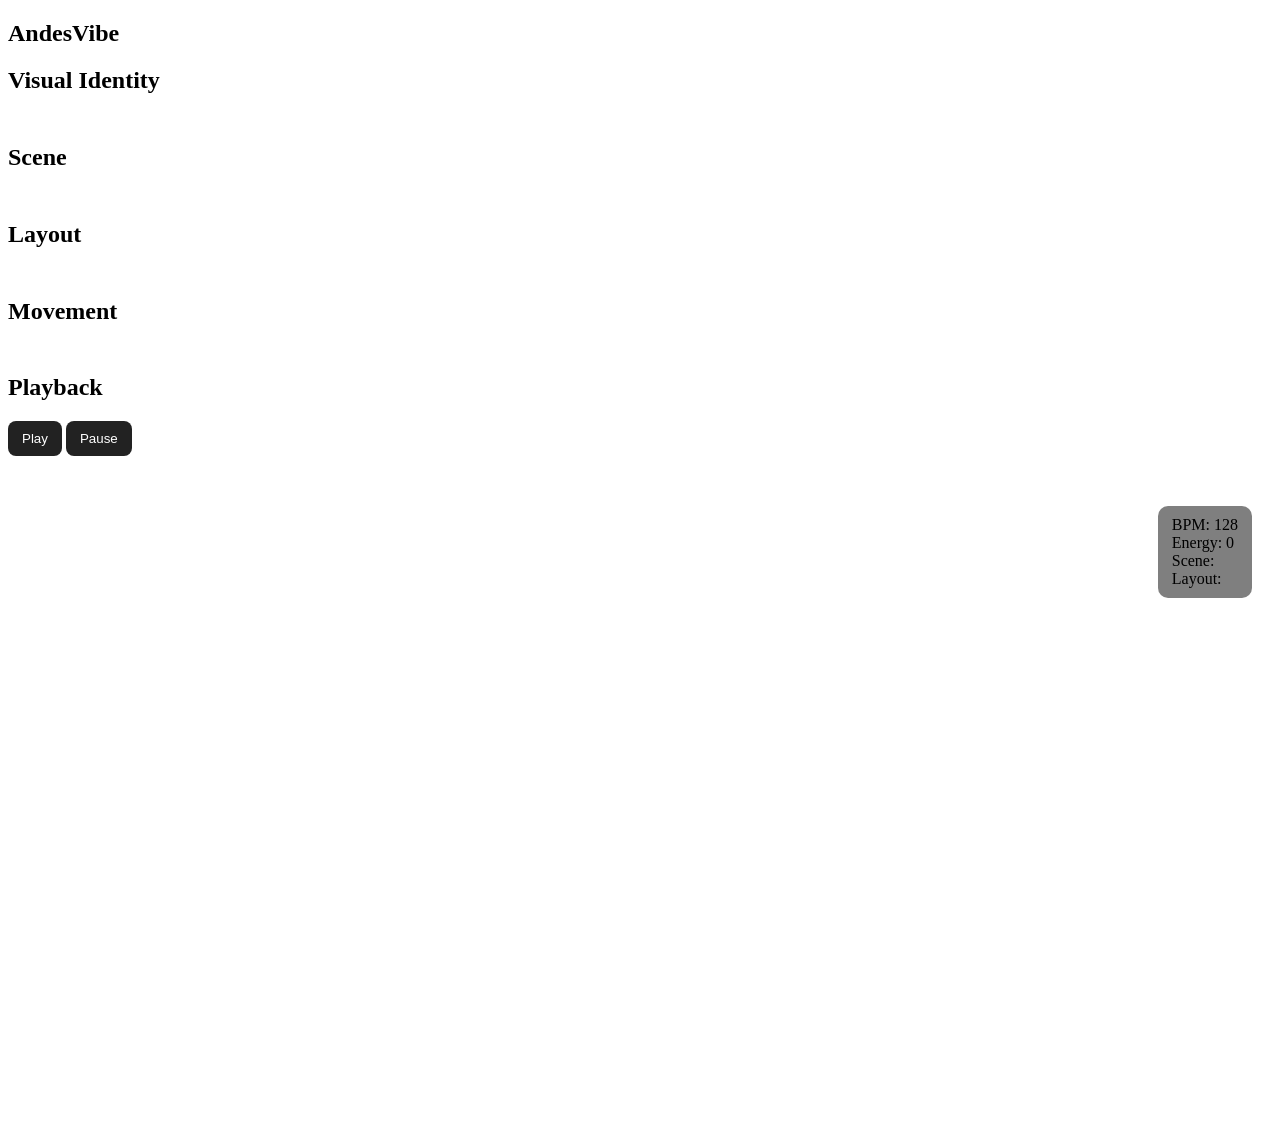
<file: examples/piloto/index.html>
<!DOCTYPE html>
<meta charset="UTF-8" />
<meta name="viewport" content="width=device-width, initial-scale=1.0" />
<title>AndesVibe Visual Composer</title>
<link rel="stylesheet" href="styles.css" />
</head>

<body>

    <div class="app">

        <aside class="sidebar">

            <h1>AndesVibe</h1>

            <section>
                <h2>Visual Identity</h2>
                <div id="identity-list" class="card-grid"></div>
            </section>

            <section>
                <h2>Scene</h2>
                <div id="scene-list" class="card-grid"></div>
            </section>

            <section>
                <h2>Layout</h2>
                <div id="layout-list" class="card-grid"></div>
            </section>

            <section>
                <h2>Movement</h2>
                <div id="movement-list" class="card-grid"></div>
            </section>

            <section>
                <h2>Playback</h2>
                <button id="play-btn">Play</button>
                <button id="pause-btn">Pause</button>
            </section>

        </aside>

        <main class="viewport">

            <canvas id="canvas"></canvas>

            <div class="hud">
                <div>BPM: <span id="bpm">128</span></div>
                <div>Energy: <span id="energy">0</span></div>
                <div>Scene: <span id="scene-name"></span></div>
                <div>Layout: <span id="layout-name"></span></div>
            </div>

        </main>

    </div>

    <script src="app.js"></script>
</body>

</html>
</file>
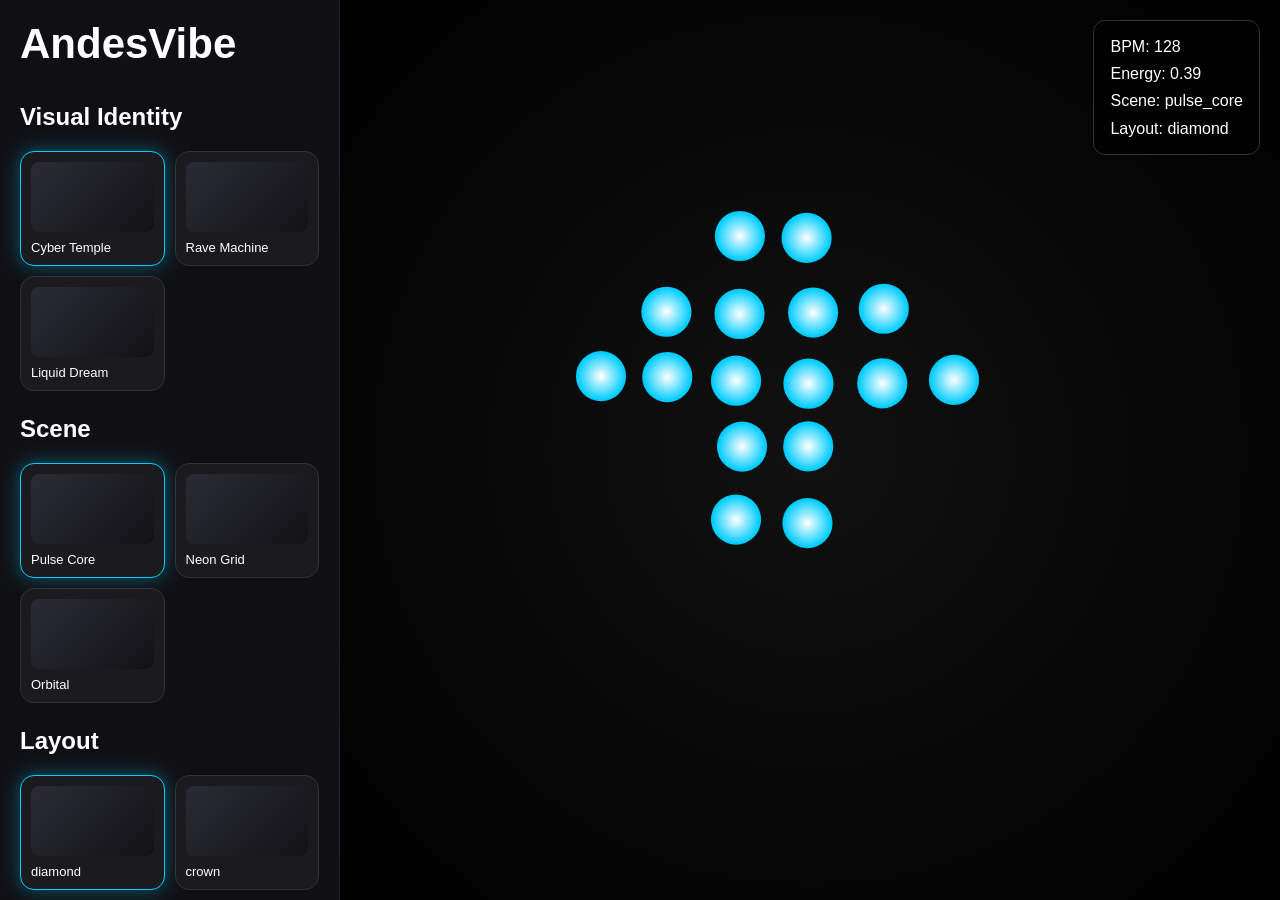
<file: examples/examples/piloto/index.html>
<!DOCTYPE html>
<html lang="en">
<head>
<meta charset="UTF-8">
<meta name="viewport" content="width=device-width, initial-scale=1.0">
<title>AndesVibe Visual Composer</title>
<link rel="stylesheet" href="styles.css">
</head>
<body>

<div class="app">

<aside class="sidebar">
<h1>AndesVibe</h1>

<section>
<h2>Visual Identity</h2>
<div id="identity-list" class="card-grid"></div>
</section>

<section>
<h2>Scene</h2>
<div id="scene-list" class="card-grid"></div>
</section>

<section>
<h2>Layout</h2>
<div id="layout-list" class="card-grid"></div>
</section>

<section>
<h2>Movement</h2>
<div id="movement-list" class="card-grid"></div>
</section>

<section>
<h2>Playback</h2>
<div class="button-row">
<button id="play-btn">Play</button>
<button id="pause-btn">Pause</button>
</div>
</section>
</aside>

<main class="viewport">
<canvas id="canvas"></canvas>

<div class="hud">
<div>BPM: <span id="bpm">128</span></div>
<div>Energy: <span id="energy">0</span></div>
<div>Scene: <span id="scene-name">pulse_core</span></div>
<div>Layout: <span id="layout-name">diamond</span></div>
</div>
</main>

</div>

<script src="app.js"></script>
</body>
</html>
</file>
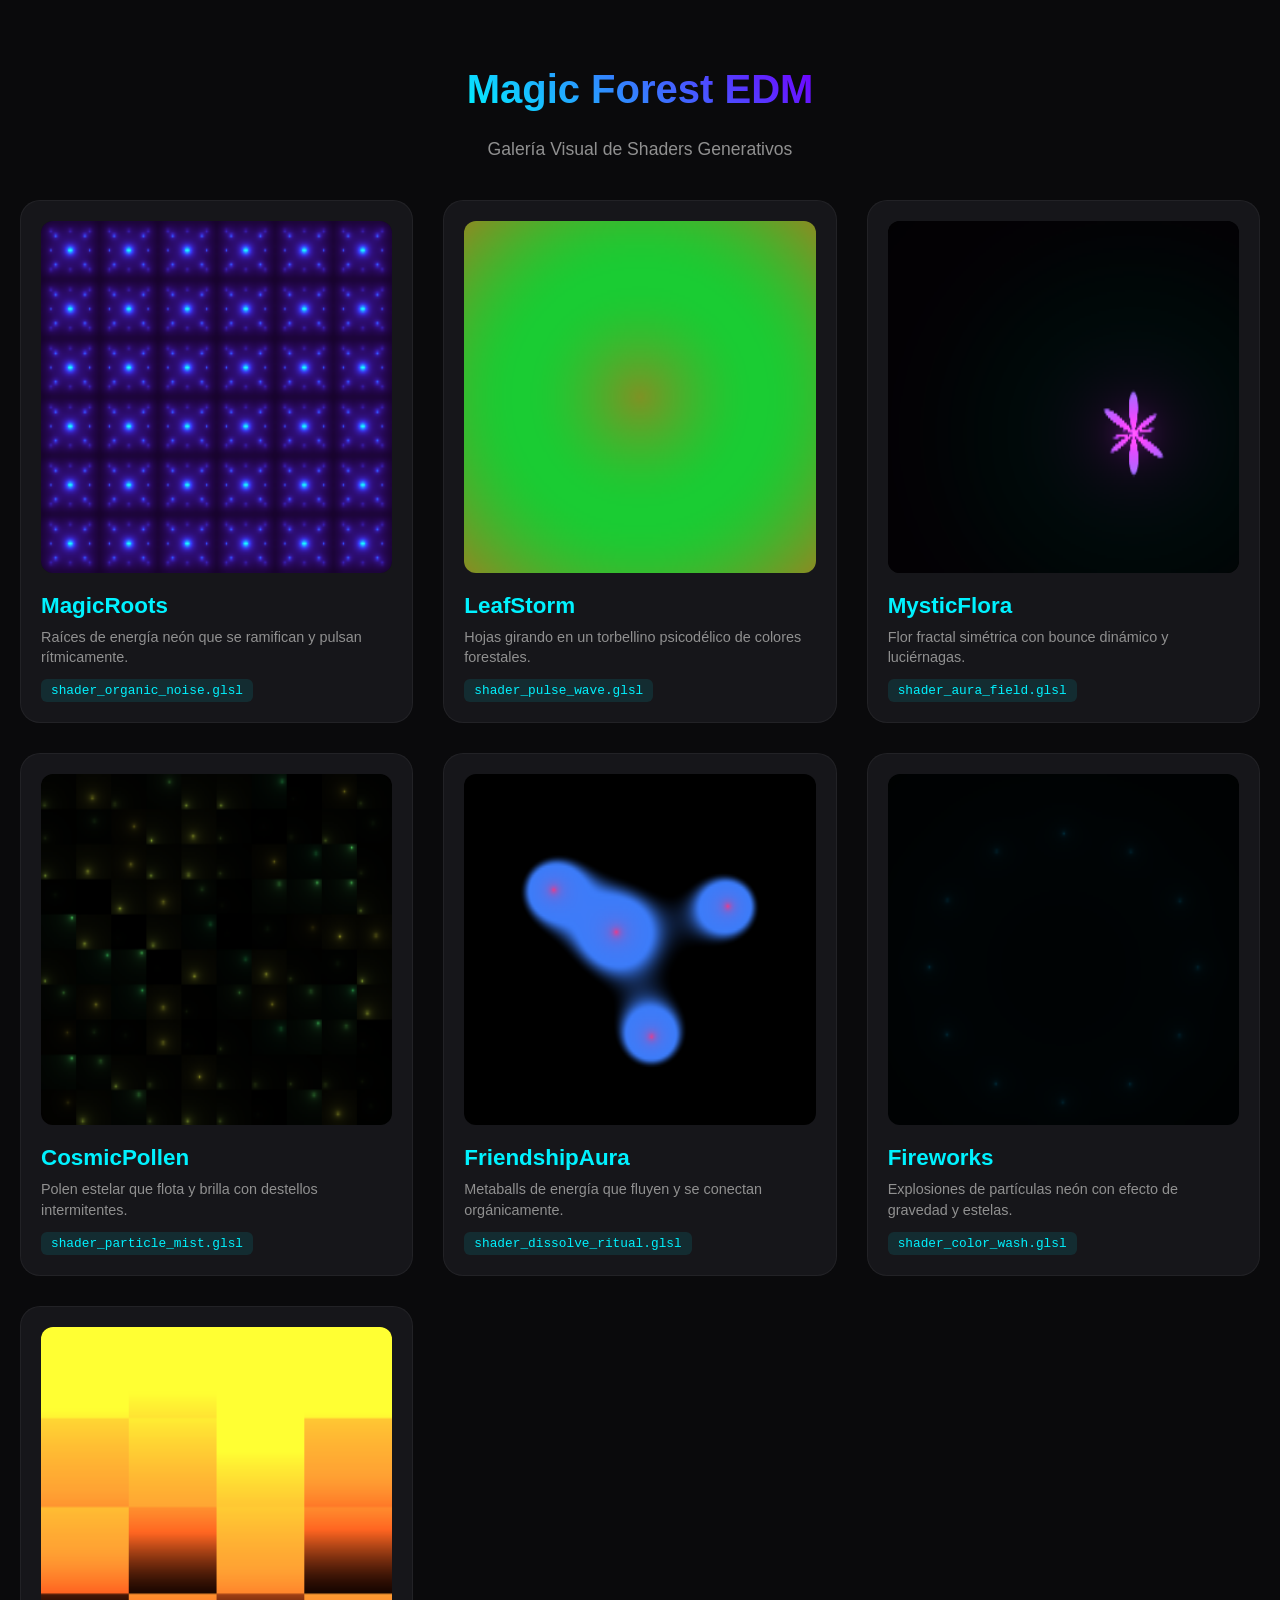
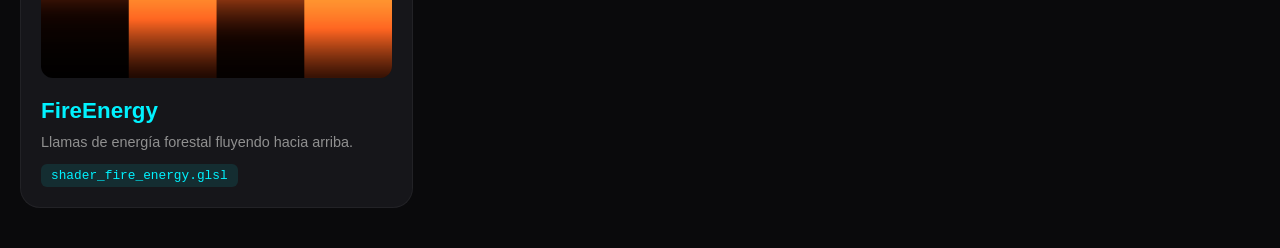
<file: magic_forest_gallery.html>
<!DOCTYPE html>
<html lang="es">

<head>
    <meta charset="UTF-8">
    <meta name="viewport" content="width=device-width, initial-scale=1.0">
    <title>Magic Forest EDM - Shader Gallery</title>
    <style>
        :root {
            --bg: #0a0a0c;
            --card-bg: #16161a;
            --accent: #00f2ff;
            --text: #e0e0e0;
            --text-dim: #909090;
        }

        body {
            margin: 0;
            background-color: var(--bg);
            color: var(--text);
            font-family: 'Inter', -apple-system, BlinkMacSystemFont, sans-serif;
            display: flex;
            flex-direction: column;
            align-items: center;
            padding: 40px 20px;
        }

        h1 {
            font-size: 2.5rem;
            margin-bottom: 10px;
            background: linear-gradient(45deg, #00f2ff, #7000ff);
            -webkit-background-clip: text;
            -webkit-text-fill-color: transparent;
            font-weight: 800;
        }

        .subtitle {
            color: var(--text-dim);
            margin-bottom: 40px;
            font-size: 1.1rem;
        }

        .gallery {
            display: grid;
            grid-template-columns: repeat(auto-fit, minmax(320px, 1fr));
            gap: 30px;
            width: 100%;
            max-width: 1400px;
        }

        .shader-card {
            background: var(--card-bg);
            border-radius: 20px;
            padding: 20px;
            border: 1px solid rgba(255, 255, 255, 0.05);
            transition: transform 0.3s ease, border-color 0.3s ease;
            display: flex;
            flex-direction: column;
        }

        .shader-card:hover {
            transform: translateY(-5px);
            border-color: var(--accent);
        }

        canvas {
            width: 100%;
            aspect-ratio: 1;
            border-radius: 12px;
            background: #000;
            margin-bottom: 20px;
        }

        .info h3 {
            margin: 0 0 8px 0;
            color: var(--accent);
            font-size: 1.4rem;
        }

        .info p {
            margin: 0;
            font-size: 0.9rem;
            color: var(--text-dim);
            line-height: 1.4;
        }

        .file-label {
            display: inline-block;
            margin-top: 12px;
            padding: 4px 10px;
            background: rgba(0, 242, 255, 0.1);
            color: var(--accent);
            border-radius: 6px;
            font-family: monospace;
            font-size: 0.8rem;
        }
    </style>
</head>

<body>
    <h1>Magic Forest EDM</h1>
    <p class="subtitle">Galería Visual de Shaders Generativos</p>

    <div class="gallery" id="gallery"></div>

    <script id="vs" type="x-shader/x-vertex">
        attribute vec4 a_Position;
        attribute vec2 a_TexCoord;
        varying vec2 v_TexCoord;
        void main() {
            gl_Position = a_Position;
            v_TexCoord = a_TexCoord;
        }
    </script>

    <script>
        const SHADERS = [
            {
                name: "MagicRoots",
                file: "shader_organic_noise.glsl",
                desc: "Raíces de energía neón que se ramifican y pulsan rítmicamente.",
                fs: `precision mediump float;
                    varying vec2 v_TexCoord;
                    uniform float u_time;
                    uniform float u_opacity;
                    void main() {
                        float t = u_time * 0.5;
                        vec2 uv = (v_TexCoord - 0.5) * 6.0;
                        float dist = 0.0;
                        for(float i = 1.0; i < 4.0; i++) {
                            vec2 p = uv * i;
                            vec2 f = fract(p) - 0.5;
                            float d = length(f);
                            dist += 0.05 / (d + 0.02) * (1.0 / i);
                        }
                        vec3 col = 0.5 + 0.5*cos(t+vec3(0,2,4) + dist);
                        gl_FragColor = vec4(col * dist * 1.5, u_opacity * dist);
                    }`
            },
            {
                name: "LeafStorm",
                file: "shader_pulse_wave.glsl",
                desc: "Hojas girando en un torbellino psicodélico de colores forestales.",
                fs: `precision mediump float;
                    varying vec2 v_TexCoord;
                    uniform float u_time;
                    uniform float u_opacity;
                    void main() {
                        float t = u_time;
                        vec2 uv = (v_TexCoord - 0.5) * 5.0;
                        float dist = length(uv);
                        float angle = dist * 2.5 - t;
                        float s = sin(angle); float c = cos(angle);
                        uv = mat2(c, -s, s, c) * uv;
                        vec2 gv = fract(uv) - 0.5;
                        float m = smoothstep(0.15, 0.0, length(gv - vec2(0.3*sin(t), 0.3*cos(t)))) ;
                        vec3 col = mix(vec3(0.1, 0.8, 0.2), vec3(0.8, 0.4, 0.1), 0.5 + 0.5*sin(t + dist));
                        gl_FragColor = vec4(col, m * u_opacity);
                    }`
            },
            {
                name: "MysticFlora",
                file: "shader_aura_field.glsl",
                desc: "Flor fractal simétrica con bounce dinámico y luciérnagas.",
                fs: `precision mediump float;
                    varying vec2 v_TexCoord;
                    uniform float u_time;
                    uniform float u_opacity;
                    void main() {
                        float t = u_time;
                        vec2 center = vec2(sin(t*0.5)*0.2 + 0.5, cos(t*0.7)*0.2 + 0.5);
                        vec2 uv = (v_TexCoord - center) * 8.0;
                        float r = length(uv);
                        float a = atan(uv.y, uv.x);
                        float f = abs(cos(a*4.0 + t) * sin(a*3.0 - t));
                        float mask = smoothstep(f, f-0.1, r);
                        vec3 col = mix(vec3(0.8, 0.2, 1.0), vec3(0.0, 1.0, 1.0), 0.5 + 0.5*cos(r - t));
                        gl_FragColor = vec4(col * (mask + 0.1/(r+0.1)), u_opacity);
                    }`
            },
            {
                name: "CosmicPollen",
                file: "shader_particle_mist.glsl",
                desc: "Polen estelar que flota y brilla con destellos intermitentes.",
                fs: `precision mediump float;
                    varying vec2 v_TexCoord;
                    uniform float u_time;
                    uniform float u_opacity;
                    void main() {
                        float t = u_time * 0.8;
                        vec2 uv = v_TexCoord * 10.0;
                        vec2 gv = fract(uv) - 0.5;
                        vec2 id = floor(uv);
                        float h = fract(sin(dot(id, vec2(12.9, 78.2))) * 437.5);
                        float m = 0.02 / (length(gv - vec2(sin(t+h*6.2), cos(t*0.5+h*6.2))*0.4) + 0.02);
                        vec3 col = mix(vec3(1,0.9,0.2), vec3(0.2,1,0.5), h);
                        gl_FragColor = vec4(col * m * (0.5 + 0.5*sin(t*5.0+h*10.0)), m * u_opacity);
                    }`
            },
            {
                name: "FriendshipAura",
                file: "shader_dissolve_ritual.glsl",
                desc: "Metaballs de energía que fluyen y se conectan orgánicamente.",
                fs: `precision mediump float;
                    varying vec2 v_TexCoord;
                    uniform float u_time;
                    uniform float u_opacity;
                    void main() {
                        vec2 uv = (v_TexCoord - 0.5) * 2.0;
                        float t = u_time * 0.5;
                        float field = 0.0;
                        for(float i=0.0; i<4.0; i++) {
                            vec2 p = vec2(sin(t + i*1.5), cos(t*0.7 + i*2.2)) * 0.5;
                            field += 0.05 / (length(uv - p) + 0.02);
                        }
                        float edge = smoothstep(0.4, 0.5, field);
                        vec3 col = mix(vec3(1,0.2,0.5), vec3(0.2,0.5,1), 0.5 + 0.5*sin(field + t));
                        gl_FragColor = vec4(col * edge, edge * u_opacity);
                    }`
            },
            {
                name: "Fireworks",
                file: "shader_color_wash.glsl",
                desc: "Explosiones de partículas neón con efecto de gravedad y estelas.",
                fs: `precision mediump float;
                    varying vec2 v_TexCoord;
                    uniform float u_time;
                    uniform float u_opacity;
                    void main() {
                        float t = mod(u_time, 2.0);
                        vec2 uv = (v_TexCoord - 0.5) * 4.0;
                        float m = 0.0;
                        for(float i=0.0; i<12.0; i++) {
                            float a = i * 0.523;
                            vec2 p = vec2(cos(a), sin(a)) * t * 1.5;
                            p.y -= t * t * 0.2;
                            m += 0.005 / (length(uv - p) + 0.005) * (1.0 - t/2.0);
                        }
                        vec3 col = 0.5 + 0.5*cos(u_time + vec3(0,2,4));
                        gl_FragColor = vec4(col * m, m * u_opacity);
                    }`
            },
            {
                name: "FireEnergy",
                file: "shader_fire_energy.glsl",
                desc: "Llamas de energía forestal fluyendo hacia arriba.",
                fs: `precision mediump float;
                    varying vec2 v_TexCoord;
                    uniform float u_time;
                    uniform float u_opacity;
                    void main() {
                        vec2 uv = vec2(v_TexCoord.x, 1.0 - v_TexCoord.y) * 4.0;
                        uv.y -= u_time * 2.0;
                        float n = fract(sin(dot(floor(uv), vec2(12.9, 78.2))) * 437.5);
                        float fire = v_TexCoord.y * 1.5 + n * 0.5;
                        float m = smoothstep(0.4, 0.9, fire);
                        vec3 col = mix(vec3(0), vec3(1,0.5,0.2), m) + pow(fire, 3.0)*vec3(1,0.2,0);
                        gl_FragColor = vec4(col, m * u_opacity);
                    }`
            }
        ];

        function createShader(gl, type, source) {
            const shader = gl.createShader(type);
            gl.shaderSource(shader, source);
            gl.compileShader(shader);
            if (!gl.getShaderParameter(shader, gl.COMPILE_STATUS)) {
                console.error(gl.getShaderInfoLog(shader));
                gl.deleteShader(shader);
                return null;
            }
            return shader;
        }

        function initRenderer(canvas, fsSource) {
            const gl = canvas.getContext('webgl');
            const vsSource = document.getElementById('vs').text;
            const program = gl.createProgram();
            gl.attachShader(program, createShader(gl, gl.VERTEX_SHADER, vsSource));
            gl.attachShader(program, createShader(gl, gl.FRAGMENT_SHADER, fsSource));
            gl.linkProgram(program);

            const positions = new Float32Array([-1, -1, 1, -1, -1, 1, 1, 1]);
            const buffer = gl.createBuffer();
            gl.bindBuffer(gl.ARRAY_BUFFER, buffer);
            gl.bufferData(gl.ARRAY_BUFFER, positions, gl.STATIC_DRAW);

            const posLoc = gl.getAttribLocation(program, 'a_Position');
            const texLoc = gl.getAttribLocation(program, 'a_TexCoord');
            gl.enableVertexAttribArray(posLoc);
            gl.vertexAttribPointer(posLoc, 2, gl.FLOAT, false, 0, 0);

            const texCoords = new Float32Array([0, 0, 1, 0, 0, 1, 1, 1]);
            const texBuffer = gl.createBuffer();
            gl.bindBuffer(gl.ARRAY_BUFFER, texBuffer);
            gl.bufferData(gl.ARRAY_BUFFER, texCoords, gl.STATIC_DRAW);
            gl.enableVertexAttribArray(texLoc);
            gl.vertexAttribPointer(texLoc, 2, gl.FLOAT, false, 0, 0);

            const timeLoc = gl.getUniformLocation(program, 'u_time');
            const opacityLoc = gl.getUniformLocation(program, 'u_opacity');

            return function render(now) {
                gl.clear(gl.COLOR_BUFFER_BIT);
                gl.useProgram(program);
                gl.uniform1f(timeLoc, now * 0.001);
                gl.uniform1f(opacityLoc, 1.0);
                gl.drawArrays(gl.TRIANGLE_STRIP, 0, 4);
                requestAnimationFrame(render);
            };
        }

        const gallery = document.getElementById('gallery');
        SHADERS.forEach(s => {
            const card = document.createElement('div');
            card.className = 'shader-card';
            card.innerHTML = `
                <canvas id="canvas-${s.name}"></canvas>
                <div class="info">
                    <h3>${s.name}</h3>
                    <p>${s.desc}</p>
                    <span class="file-label">${s.file}</span>
                </div>
            `;
            gallery.appendChild(card);
            const render = initRenderer(document.getElementById(`canvas-${s.name}`), s.fs);
            requestAnimationFrame(render);
        });
    </script>
</body>

</html>
</file>
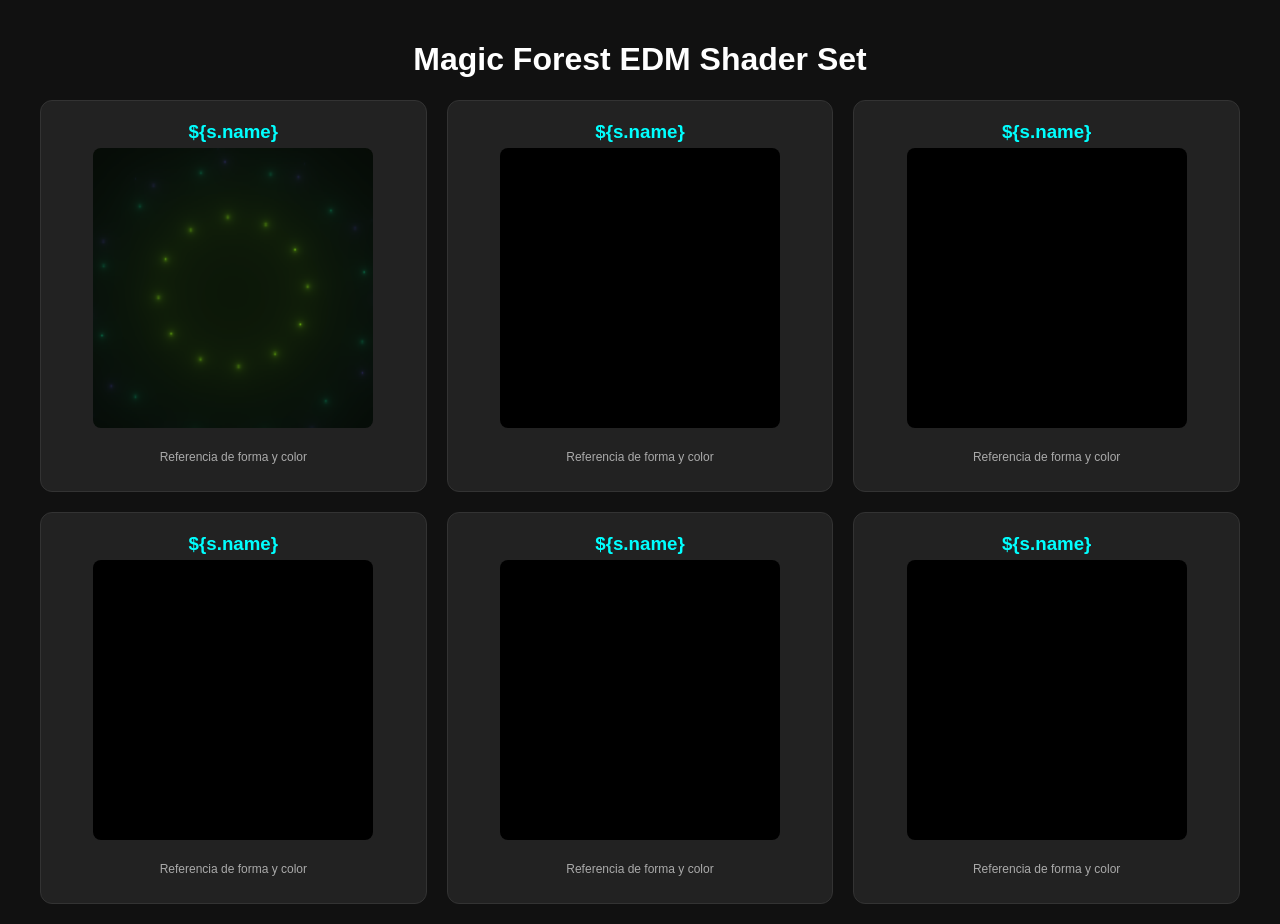
<file: shader_test_reference.html>
<!DOCTYPE html>
<html>

<head>
    <title>Magic Forest Shader Gallery</title>
    <style>
        body {
            margin: 0;
            background: #111;
            color: #fff;
            font-family: sans-serif;
            display: flex;
            flex-direction: column;
            align-items: center;
            overflow-y: auto;
            padding: 20px;
        }

        .gallery {
            display: grid;
            grid-template-columns: repeat(auto-fit, minmax(300px, 1fr));
            gap: 20px;
            width: 100%;
            max-width: 1200px;
        }

        .shader-card {
            background: #222;
            border-radius: 12px;
            padding: 15px;
            display: flex;
            flex-direction: column;
            align-items: center;
            border: 1px solid #333;
        }

        canvas {
            width: 280px;
            height: 280px;
            border-radius: 8px;
            background: #000;
            margin-bottom: 10px;
        }

        h3 {
            margin: 5px 0;
            color: #0ff;
        }

        p {
            font-size: 12px;
            color: #aaa;
            text-align: center;
        }
    </style>
</head>

<body>
    <h1>Magic Forest EDM Shader Set</h1>
    <div class="gallery" id="gallery"></div>

    <script>
        const VS_SOURCE = `
            attribute vec4 a_Position;
            attribute vec2 a_TexCoord;
            varying vec2 v_TexCoord;
            void main() {
                gl_Position = a_Position;
                v_TexCoord = a_TexCoord;
            }
        `;

        const SHADERS = [
            {
                name: "MagicRoots",
                fs: `precision mediump float;
                varying vec2 v_TexCoord;
                uniform float u_time;
                uniform float u_opacity;
                uniform float u_scale;
                uniform float u_speed;
                uniform float u_complexity;

                vec3 palette(float t) {
                    vec3 a = vec3(0.5, 0.5, 0.5);
                    vec3 b = vec3(0.5, 0.5, 0.5);
                    vec3 c = vec3(1.0, 1.0, 1.0);
                    vec3 d = vec3(0.263, 0.416, 0.557);
                    return a + b * cos(6.28318 * (c * t + d));
                }

                float hash(vec2 p) {
                    p = fract(p * vec2(123.34, 456.21));
                    p += dot(p, p + 45.32);
                    return fract(p.x * p.y);
                }

                void main() {
                    float t = u_time * (0.2 + u_speed);
                    vec2 uv = (v_TexCoord - 0.5) * (2.0 + u_scale * 15.0);
                    float dist = 0.0;
                    for(float i = 1.0; i < 4.0; i++) {
                        vec2 p = uv * i;
                        float h = hash(floor(p));
                        vec2 f = fract(p) - 0.5;
                        float d = length(f) * h;
                        dist += 0.05 / (d + 0.01) * (1.0 / i);
                    }
                    float pulse = sin(dist * 5.0 - t * 3.0) * 0.5 + 0.5;
                    vec3 color = palette(dist * 0.1 + t * 0.1);
                    float glow = smoothstep(0.1, 0.9, dist * (u_complexity + 0.5));
                    gl_FragColor = vec4(color * glow * (1.5 + pulse), glow * u_opacity);
                }`
            },
            {
                name: "FireEnergy",
                fs: `precision mediump float;
                varying vec2 v_TexCoord;
                uniform float u_time;
                uniform float u_opacity;
                uniform float u_intensity;
                uniform float u_flicker;
                uniform float u_flow;
                uniform float u_scale;

                float hash(vec2 p) { return fract(sin(dot(p, vec2(12.9898, 78.233))) * 43758.5453); }
                float noise(vec2 p) {
                    vec2 i = floor(p); vec2 f = fract(p);
                    float a = hash(i); float b = hash(i + vec2(1.0, 0.0));
                    float c = hash(i + vec2(0.0, 1.0)); float d = hash(i + vec2(1.0, 1.0));
                    vec2 u = f * f * (3.0 - 2.0 * f);
                    return mix(a, b, u.x) + (c - a) * u.y * (1.0 - u.x) + (d - b) * u.x * u.y;
                }

                void main() {
                    float f = sin(u_time * 15.0) * 0.1 * u_flicker;
                    vec2 uv = vec2(v_TexCoord.x * (u_scale * 5.0 + 1.0), (1.0 - v_TexCoord.y) * 5.0);
                    uv.y -= u_time * (u_flow + 0.5);
                    float n = noise(uv) + 0.5 * noise(uv * 2.1);
                    float fire = v_TexCoord.y * (1.0 + u_intensity) + n * 0.5 + f;
                    float m = smoothstep(0.4, 0.9, fire);
                    vec3 col = mix(vec3(0.0), vec3(1.0, 0.3, 0.1), m) + vec3(1.0, 0.5, 0.2) * pow(fire, 3.0);
                    gl_FragColor = vec4(col, m * u_opacity);
                }`
            },
            {
                name: "LeafStorm",
                fs: `precision mediump float;
                varying vec2 v_TexCoord;
                uniform float u_time;
                uniform float u_opacity;
                uniform float u_speed;
                uniform float u_scale;
                uniform float u_energy;

                vec3 palette(float t) {
                    vec3 a = vec3(0.5, 0.5, 0.5);
                    vec3 b = vec3(0.5, 0.5, 0.5);
                    vec3 c = vec3(1.0, 1.0, 1.0);
                    vec3 d = vec3(0.0, 0.33, 0.67);
                    return a + b * cos(6.28318 * (c * t + d));
                }

                float hash(vec2 p) { return fract(sin(dot(p, vec2(127.1, 311.7))) * 43758.5453123); }
                float leafShape(vec2 p, float size) {
                    p = abs(p);
                    vec2 p1 = p - vec2(0.5, 0.0) * size;
                    float d = length(p1) - size * 0.51;
                    return smoothstep(0.02, 0.0, d);
                }

                void main() {
                    float t = u_time * (u_speed + 0.5);
                    vec2 uv = (v_TexCoord - 0.5) * (1.0 + u_scale * 8.0);
                    float dist = length(uv);
                    float angle = dist * (2.0 + u_energy) - t;
                    float s = sin(angle); float c = cos(angle);
                    uv = mat2(c, -s, s, c) * uv;
                    vec2 gv = fract(uv) - 0.5; vec2 id = floor(uv); float h = hash(id);
                    gv += vec2(sin(t + h * 6.2), cos(t * 0.7 + h * 6.2)) * 0.3;
                    float m = leafShape(gv, 0.2 + h * 0.3);
                    vec3 col = mix(palette(h + t * 0.1), vec3(0.1, 0.8, 0.2), 0.5);
                    gl_FragColor = vec4(col, m * u_opacity);
                }`
            },
            {
                name: "CosmicPollen",
                fs: `precision mediump float;
                varying vec2 v_TexCoord;
                uniform float u_time;
                uniform float u_opacity;
                uniform float u_density;
                uniform float u_scale;
                uniform float u_flow;

                vec3 palette(float t) {
                    vec3 a = vec3(0.5, 0.5, 0.5);
                    vec3 b = vec3(0.5, 0.5, 0.5);
                    vec3 c = vec3(1.0, 1.0, 1.0);
                    vec3 d = vec3(0.8, 0.9, 0.3);
                    return a + b * cos(6.28318 * (c * t + d));
                }

                float hash(vec2 p) {
                    p = fract(p * vec2(123.34, 456.21));
                    p += dot(p, p + 45.32);
                    return fract(p.x * p.y);
                }

                void main() {
                    float t = u_time * (u_flow + 0.5);
                    vec2 uv = v_TexCoord * (3.0 + u_scale * 12.0);
                    vec2 gv = fract(uv) - 0.5; vec2 id = floor(uv);
                    float m = 0.0; vec3 finalCol = vec3(0.0);
                    for(float y=-1.0; y<=1.0; y++) {
                        for(float x=-1.0; x<=1.0; x++) {
                            vec2 offs = vec2(x, y); float h = hash(id + offs);
                            vec2 p = offs + vec2(sin(t + h * 6.2), cos(t * 0.5 + h * 6.2)) * 0.4;
                            float d = length(gv - p);
                            float sp = sin(t * 5.0 + h * 10.0) * 0.5 + 0.5;
                            float glow = 0.02 / (d + 0.02) * sp;
                            m += glow * h; finalCol += palette(h + t * 0.1) * glow;
                        }
                    }
                    gl_FragColor = vec4(finalCol * (u_density * 2.0 + 1.0), m * u_opacity);
                }`
            },
            {
                name: "FriendshipAura",
                fs: `precision mediump float;
                varying vec2 v_TexCoord;
                uniform float u_time;
                uniform float u_opacity;
                uniform float u_progress;
                uniform float u_scale;

                vec3 palette(float t) {
                    vec3 a = vec3(0.5, 0.5, 0.5);
                    vec3 b = vec3(0.5, 0.5, 0.5);
                    vec3 c = vec3(1.0, 1.0, 1.0);
                    vec3 d = vec3(0.5, 0.2, 0.25);
                    return a + b * cos(6.28318 * (c * t + d));
                }

                void main() {
                    vec2 uv = (v_TexCoord - 0.5) * (1.0 + u_scale * 5.0);
                    float t = u_time * 0.5;
                    float field = 0.0;
                    for(float i=0.0; i<4.0; i++) {
                        vec2 p = vec2(sin(t + i * 1.5), cos(t * 0.7 + i * 2.2)) * 0.4;
                        field += 0.05 / (length(uv - p) + 0.02);
                    }
                    float mask = smoothstep(u_progress * 10.0, 10.0 * u_progress + 0.1, field);
                    float edge = smoothstep(u_progress * 10.0 - 1.0, u_progress * 10.0, field);
                    vec3 col = palette(field * 0.1 + t) + vec3(1.0, 1.0, 1.0) * (edge - mask);
                    gl_FragColor = vec4(col * edge, edge * u_opacity);
                }`
            },
            {
                name: "Fireworks",
                fs: `precision mediump float;
                varying vec2 v_TexCoord;
                uniform float u_time;
                uniform float u_opacity;
                uniform float u_speed;
                uniform float u_scale;

                vec3 palette(float t) {
                    vec3 a = vec3(0.5, 0.5, 0.5);
                    vec3 b = vec3(0.5, 0.5, 0.5);
                    vec3 c = vec3(1.0, 1.0, 1.0);
                    vec3 d = vec3(0.1, 0.5, 0.8);
                    return a + b * cos(6.28318 * (c * t + d));
                }
                float hash(float n) { return fract(sin(n) * 43758.5453123); }

                void main() {
                    float t = u_time * (u_speed + 0.5);
                    vec2 uv = (v_TexCoord - 0.5) * (1.0 + u_scale * 5.0);
                    vec3 finalCol = vec3(0.0); float alpha = 0.0;
                    for(float i=0.0; i<5.0; i++) {
                        float h = hash(i + 123.45); float cycle = mod(t - h * 5.0, 3.0);
                        if(cycle < 2.0 && cycle > 0.0) {
                            float burstSize = cycle * (1.0 + h);
                            float fade = 1.0 - (cycle / 2.0);
                            for(float j=0.0; j<12.0; j++) {
                                float angle = j * 0.523 + h * 6.28;
                                vec2 p = vec2(cos(angle), sin(angle)) * burstSize;
                                p.y -= cycle * cycle * 0.1;
                                float d = length(uv - p);
                                float sparkle = 0.005 / (d + 0.005);
                                finalCol += palette(h + i * 0.1) * sparkle * fade * 2.0;
                                alpha = max(alpha, sparkle * fade);
                            }
                        }
                    }
                    gl_FragColor = vec4(finalCol, alpha * u_opacity);
                }`
            }
        ];

        function initShader(gl, fsSource) {
            const vs = gl.createShader(gl.VERTEX_SHADER);
            gl.shaderSource(vs, VS_SOURCE); gl.compileShader(vs);
            const fs = gl.createShader(gl.FRAGMENT_SHADER);
            gl.shaderSource(fs, fsSource); gl.compileShader(fs);
            const program = gl.createProgram();
            gl.attachShader(program, vs); gl.attachShader(program, fs);
            gl.linkProgram(program);
            return program;
        }

        const gallery = document.getElementById('gallery');
        SHADERS.forEach(s => {
            const card = document.createElement('div');
            card.className = 'shader-card';
            card.innerHTML = `<h3>\${s.name}</h3><canvas id="canvas-\${s.name}"></canvas><p>Referencia de forma y color</p>`;
            gallery.appendChild(card);

            const canvas = document.getElementById(`canvas-\${s.name}`);
            const gl = canvas.getContext('webgl');
            const program = initShader(gl, s.fs);
            gl.useProgram(program);

            const positions = new Float32Array([-1, -1, 1, -1, -1, 1, 1, 1]);
            const posBuffer = gl.createBuffer();
            gl.bindBuffer(gl.ARRAY_BUFFER, posBuffer);
            gl.bufferData(gl.ARRAY_BUFFER, positions, gl.STATIC_DRAW);
            const posLoc = gl.getAttribLocation(program, 'a_Position');
            gl.enableVertexAttribArray(posLoc); gl.vertexAttribPointer(posLoc, 2, gl.FLOAT, false, 0, 0);

            const texCoords = new Float32Array([0, 0, 1, 0, 0, 1, 1, 1]);
            const texBuffer = gl.createBuffer();
            gl.bindBuffer(gl.ARRAY_BUFFER, texBuffer);
            gl.bufferData(gl.ARRAY_BUFFER, texCoords, gl.STATIC_DRAW);
            const texLoc = gl.getAttribLocation(program, 'a_TexCoord');
            gl.enableVertexAttribArray(texLoc); gl.vertexAttribPointer(texLoc, 2, gl.FLOAT, false, 0, 0);

            const timeLoc = gl.getUniformLocation(program, 'u_time');
            const opacityLoc = gl.getUniformLocation(program, 'u_opacity');
            const flowLoc = gl.getUniformLocation(program, 'u_flow');
            const scaleLoc = gl.getUniformLocation(program, 'u_scale');
            const speedLoc = gl.getUniformLocation(program, 'u_speed');
            const complexityLoc = gl.getUniformLocation(program, 'u_complexity');
            const intensityLoc = gl.getUniformLocation(program, 'u_intensity');
            const flickerLoc = gl.getUniformLocation(program, 'u_flicker');
            const energyLoc = gl.getUniformLocation(program, 'u_energy');
            const densityLoc = gl.getUniformLocation(program, 'u_density');
            const progressLoc = gl.getUniformLocation(program, 'u_progress');

            function render(now) {
                gl.useProgram(program);
                gl.uniform1f(timeLoc, now * 0.001);
                gl.uniform1f(opacityLoc, 1.0);
                if (flowLoc) gl.uniform1f(flowLoc, 0.5);
                if (scaleLoc) gl.uniform1f(scaleLoc, 0.5);
                if (speedLoc) gl.uniform1f(speedLoc, 0.5);
                if (complexityLoc) gl.uniform1f(complexityLoc, 0.5);
                if (intensityLoc) gl.uniform1f(intensityLoc, 0.5);
                if (flickerLoc) gl.uniform1f(flickerLoc, 0.5);
                if (energyLoc) gl.uniform1f(energyLoc, 0.5);
                if (densityLoc) gl.uniform1f(densityLoc, 0.5);
                if (progressLoc) gl.uniform1f(progressLoc, 0.5);
                gl.drawArrays(gl.TRIANGLE_STRIP, 0, 4);
                requestAnimationFrame(render);
            }
            requestAnimationFrame(render);
        });
    </script>
</body>

</html>
</file>
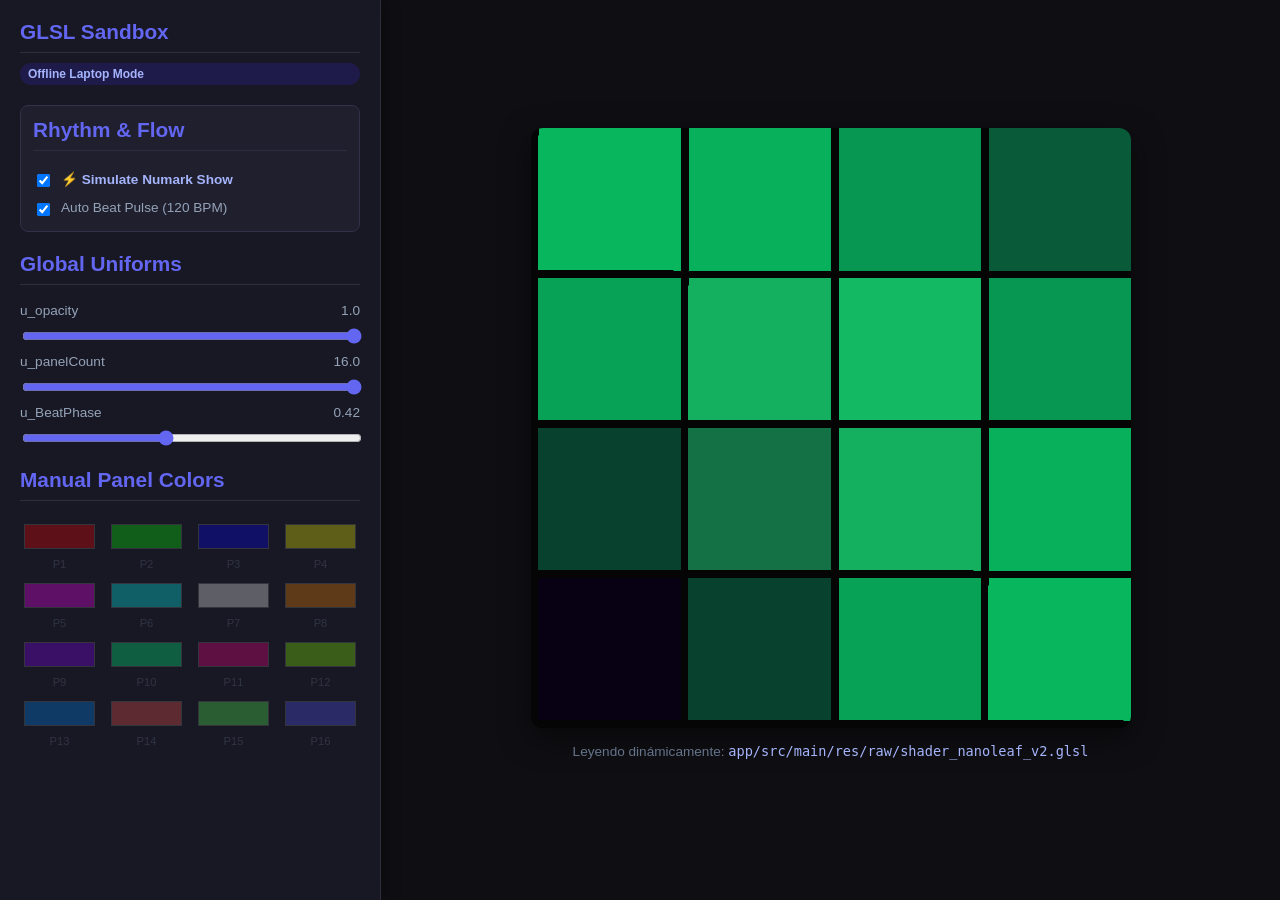
<file: examples/local_preview.html>
<!DOCTYPE html>
<html lang="es">
<head>
    <meta charset="UTF-8">
    <title>Nanoleaf GLSL Sandbox - Laptop Preview</title>
    <style>
        body {
            margin: 0;
            background: #0f0f13;
            color: #e2e8f0;
            font-family: 'Segoe UI', Tahoma, Geneva, Verdana, sans-serif;
            display: flex;
            height: 100vh;
            overflow: hidden;
        }
        #sidebar {
            width: 340px;
            background: #181824;
            border-right: 1px solid #2d2d3d;
            padding: 20px;
            display: flex;
            flex-direction: column;
            gap: 20px;
            overflow-y: auto;
            box-shadow: 4px 0 15px rgba(0,0,0,0.3);
        }
        #viewport-container {
            flex: 1;
            display: flex;
            flex-direction: column;
            align-items: center;
            justify-content: center;
            position: relative;
            padding: 20px;
        }
        canvas {
            background: #000;
            border-radius: 12px;
            box-shadow: 0 10px 30px rgba(0,0,0,0.5);
            max-width: 90%;
            max-height: 80vh;
            aspect-ratio: 1;
        }
        h2 {
            margin: 0 0 10px 0;
            font-size: 1.3rem;
            color: #6366f1;
            border-bottom: 1px solid #2d2d3d;
            padding-bottom: 8px;
        }
        .control-group {
            display: flex;
            flex-direction: column;
            gap: 8px;
        }
        label {
            font-size: 0.85rem;
            color: #94a3b8;
            display: flex;
            justify-content: space-between;
        }
        input[type="range"] {
            width: 100%;
            accent-color: #6366f1;
        }
        .color-grid {
            display: grid;
            grid-template-columns: repeat(4, 1fr);
            gap: 8px;
            transition: opacity 0.3s;
        }
        .color-grid.disabled {
            opacity: 0.3;
            pointer-events: none;
        }
        .color-item {
            display: flex;
            flex-direction: column;
            align-items: center;
            gap: 4px;
            font-size: 0.7rem;
            color: #64748b;
        }
        input[type="color"] {
            border: none;
            width: 100%;
            height: 35px;
            border-radius: 6px;
            cursor: pointer;
            background: none;
        }
        #error-log {
            background: #2a1b1b;
            border: 1px solid #7f1d1d;
            color: #fca5a5;
            padding: 12px;
            border-radius: 8px;
            font-family: monospace;
            font-size: 0.75rem;
            white-space: pre-wrap;
            display: none;
            margin-top: auto;
        }
        .badge {
            background: #1e1b4b;
            color: #a5b4fc;
            padding: 4px 8px;
            border-radius: 12px;
            font-size: 0.75rem;
            font-weight: bold;
            align-self: flex-start;
        }
        .switch-container {
            background: #1f1f2e;
            padding: 12px;
            border-radius: 8px;
            border: 1px solid #313147;
            display: flex;
            flex-direction: column;
            gap: 10px;
        }
    </style>
</head>
<body>

    <div id="sidebar">
        <div>
            <h2>GLSL Sandbox</h2>
            <div class="badge">Offline Laptop Mode</div>
        </div>

        <!-- Simulation Switches -->
        <div class="switch-container">
            <h2>Rhythm & Flow</h2>
            <label style="flex-direction: row; justify-content: flex-start; gap: 8px; cursor: pointer; color: #a5b4fc; font-weight: bold;">
                <input type="checkbox" id="auto-rhythm" checked> ⚡️ Simulate Numark Show
            </label>
            <label style="flex-direction: row; justify-content: flex-start; gap: 8px; cursor: pointer;">
                <input type="checkbox" id="auto-beat" checked> Auto Beat Pulse (120 BPM)
            </label>
        </div>

        <!-- Global Uniforms -->
        <div class="control-group">
            <h2>Global Uniforms</h2>
            
            <label>u_opacity <span id="val-opacity">1.0</span></label>
            <input type="range" id="uni-opacity" min="0" max="1" step="0.05" value="1.0">
            
            <label>u_panelCount <span id="val-panelCount">16.0</span></label>
            <input type="range" id="uni-panelCount" min="0" max="16" step="1" value="16">
            
            <label>u_BeatPhase <span id="val-beat">0.0</span></label>
            <input type="range" id="uni-beat" min="0" max="1" step="0.01" value="0.0">
        </div>

        <!-- Panel Color Pickers -->
        <div class="control-group">
            <h2>Manual Panel Colors</h2>
            <div class="color-grid disabled" id="manual-colors">
                <!-- 16 Color Pickers -->
                <script>
                    const defaultColors = [
                        "#ff0000", "#00ff00", "#0000ff", "#ffff00",
                        "#ff00ff", "#00ffff", "#ffffff", "#ff8800",
                        "#8800ff", "#00ff88", "#ff0088", "#88ff00",
                        "#0088ff", "#ff5555", "#55ff55", "#5555ff"
                    ];
                    for(let i=0; i<16; i++) {
                        document.write(`
                            <div class="color-item">
                                <input type="color" id="picker-${i}" value="${defaultColors[i]}">
                                <span>P${i+1}</span>
                            </div>
                        `);
                    }
                </script>
            </div>
        </div>

        <!-- Shader Compilation Errors -->
        <div id="error-log"></div>
    </div>

    <div id="viewport-container">
        <canvas id="gl-canvas" width="600" height="600"></canvas>
        <p style="color: #64748b; font-size: 0.85rem; margin-top: 15px;">
            Leyendo dinámicamente: <code style="color: #a5b4fc;">app/src/main/res/raw/shader_nanoleaf_v2.glsl</code>
        </p>
    </div>

    <script>
        const canvas = document.getElementById("gl-canvas");
        const gl = canvas.getContext("webgl") || canvas.getContext("experimental-webgl");
        
        if (!gl) {
            alert("WebGL no soportado en tu navegador.");
        }

        // Vertex Shader standard for screen pass
        const vsSource = `
            attribute vec2 a_position;
            varying vec2 v_TexCoord;
            void main() {
                v_TexCoord = a_position * 0.5 + 0.5; // Normaliza a rango [0, 1]
                gl_Position = vec4(a_position, 0.0, 1.0);
            }
        `;

        // Local state
        let program = null;
        let lastShaderSource = "";

        // Uniform values from UI
        const uniforms = {
            opacity: 1.0,
            panelCount: 16.0,
            beatPhase: 0.0
        };

        // Hex to normalized RGB vec3
        function hexToRgb(hex) {
            const r = parseInt(hex.slice(1, 3), 16) / 255.0;
            const g = parseInt(hex.slice(3, 5), 16) / 255.0;
            const b = parseInt(hex.slice(5, 7), 16) / 255.0;
            return [r, g, b];
        }

        // Setup sliders listeners
        document.getElementById("uni-opacity").addEventListener("input", (e) => {
            uniforms.opacity = parseFloat(e.target.value);
            document.getElementById("val-opacity").innerText = uniforms.opacity.toFixed(2);
        });
        document.getElementById("uni-panelCount").addEventListener("input", (e) => {
            uniforms.panelCount = parseFloat(e.target.value);
            document.getElementById("val-panelCount").innerText = uniforms.panelCount.toFixed(1);
        });
        document.getElementById("uni-beat").addEventListener("input", (e) => {
            uniforms.beatPhase = parseFloat(e.target.value);
            document.getElementById("val-beat").innerText = uniforms.beatPhase.toFixed(2);
        });

        // Toggle pickers based on simulation switch
        document.getElementById("auto-rhythm").addEventListener("change", (e) => {
            const grid = document.getElementById("manual-colors");
            if (e.target.checked) {
                grid.classList.add("disabled");
            } else {
                grid.classList.remove("disabled");
            }
        });

        // Initialize quad geometry
        const positionBuffer = gl.createBuffer();
        gl.bindBuffer(gl.ARRAY_BUFFER, positionBuffer);
        gl.bufferData(gl.ARRAY_BUFFER, new Float32Array([
            -1.0, -1.0,
             1.0, -1.0,
            -1.0,  1.0,
            -1.0,  1.0,
             1.0, -1.0,
             1.0,  1.0,
        ]), gl.STATIC_DRAW);

        // Fetch and compile shader
        async function updateShader() {
            try {
                // Fetch the actual .glsl file from the Android resources
                const response = await fetch("../app/src/main/res/raw/shader_nanoleaf_v2.glsl");
                if (!response.ok) throw new Error("No se pudo cargar el archivo shader.");
                
                const fsSource = await response.text();
                
                // Only compile if the source code changed
                if (fsSource === lastShaderSource) return;
                lastShaderSource = fsSource;

                // Compilation
                const vs = compileShader(gl.VERTEX_SHADER, vsSource);
                const fs = compileShader(gl.FRAGMENT_SHADER, fsSource);

                if (!vs || !fs) return;

                const newProgram = gl.createProgram();
                gl.attachShader(newProgram, vs);
                gl.attachShader(newProgram, fs);
                gl.linkProgram(newProgram);

                if (!gl.getProgramParameter(newProgram, gl.LINK_STATUS)) {
                    showError("Program Link Error: " + gl.getProgramInfoLog(newProgram));
                    return;
                }

                program = newProgram;
                hideError();
                console.log("Shader compiled and linked successfully!");
            } catch (err) {
                showError(err.message);
            }
        }

        function compileShader(type, source) {
            const shader = gl.createShader(type);
            gl.shaderSource(shader, source);
            gl.compileShader(shader);
            if (!gl.getShaderParameter(shader, gl.COMPILE_STATUS)) {
                showError((type === gl.VERTEX_SHADER ? "Vertex Shader" : "Fragment Shader") + " Error:\n" + gl.getShaderInfoLog(shader));
                gl.deleteShader(shader);
                return null;
            }
            return shader;
        }

        function showError(msg) {
            const log = document.getElementById("error-log");
            log.innerText = msg;
            log.style.display = "block";
        }

        function hideError() {
            document.getElementById("error-log").style.display = "none";
        }

        // Main Render Loop
        function render(time) {
            const isAutoBeat = document.getElementById("auto-beat").checked;
            const isAutoRhythm = document.getElementById("auto-rhythm").checked;

            // Auto Beat simulator (120 BPM = 500ms cycle)
            let beatCycle = uniforms.beatPhase;
            if (isAutoBeat) {
                beatCycle = (time % 500) / 500.0;
                uniforms.beatPhase = beatCycle;
                document.getElementById("uni-beat").value = beatCycle;
                document.getElementById("val-beat").innerText = beatCycle.toFixed(2);
            }

            gl.viewport(0, 0, canvas.width, canvas.height);
            gl.clearColor(0.0, 0.0, 0.0, 1.0);
            gl.clear(gl.COLOR_BUFFER_BIT);

            if (program) {
                gl.useProgram(program);

                // Quad attributes
                const positionLoc = gl.getAttribLocation(program, "a_position");
                gl.enableVertexAttribArray(positionLoc);
                gl.bindBuffer(gl.ARRAY_BUFFER, positionBuffer);
                gl.vertexAttribPointer(positionLoc, 2, gl.FLOAT, false, 0, 0);

                // Global Uniforms mapping
                gl.uniform1f(gl.getUniformLocation(program, "u_opacity"), uniforms.opacity);
                gl.uniform1f(gl.getUniformLocation(program, "u_panelCount"), uniforms.panelCount);
                gl.uniform1f(gl.getUniformLocation(program, "u_BeatPhase"), uniforms.beatPhase);

                // Map 16 dynamic colors to uniforms
                for (let i = 0; i < 16; i++) {
                    let rgb;
                    
                    if (isAutoRhythm) {
                        // Dynamic Rhythmic Formula (Simulating Live Numark Output)
                        const col = i % 4;
                        const row = Math.floor(i / 4);
                        const kick = Math.exp(-beatCycle * 6.0);
                        const wavePhase = (time % 4000) / 4000.0; // Wave loop every 4s
                        
                        // Base ambient (very soft blue)
                        let r = 0.0;
                        let g = 0.0;
                        let b = 0.06;
                        
                        // 1. Kick Drum (Magenta flash in the 4 central squares)
                        const isCenter = (i === 5 || i === 6 || i === 9 || i === 10);
                        if (isCenter) {
                            r += 1.0 * kick;
                            b += 0.4 * kick;
                        } else {
                            r += 0.4 * kick;
                            b += 0.2 * kick;
                        }
                        
                        // 2. Melodic Traveling Wave (Green wave flowing from top-left)
                        const dist = Math.sqrt(col*col + row*row);
                        let waveVal = Math.sin(wavePhase * 2 * Math.PI - dist * 0.7);
                        waveVal = Math.max(0.0, waveVal);
                        
                        g += 0.75 * waveVal * (1.0 - kick * 0.4);
                        b += 0.3 * waveVal;
                        
                        rgb = [
                            Math.min(1.0, Math.max(0.0, r)),
                            Math.min(1.0, Math.max(0.0, g)),
                            Math.min(1.0, Math.max(0.0, b))
                        ];
                    } else {
                        // Manual Mode from Pickers
                        const colorHex = document.getElementById(`picker-${i}`).value;
                        rgb = hexToRgb(colorHex);
                    }

                    const loc = gl.getUniformLocation(program, `u_panelColor${i}`);
                    if (loc) {
                        gl.uniform3fv(loc, new Float32Array(rgb));
                    }
                }

                gl.drawArrays(gl.TRIANGLES, 0, 6);
            }

            requestAnimationFrame(render);
        }

        // Live Hot-Reload: checks for shader changes every 500ms
        setInterval(updateShader, 500);

        // Start
        updateShader().then(() => {
            requestAnimationFrame(render);
        });
    </script>
</body>
</html>
</file>
<file: examples/piloto/styles.css>
* {
    .viewport {
        flex: 1;
        position: relative;
    }

    canvas {
        width: 100%;
        height: 100%;
        display: block;
    }

    section {
        margin-bottom: 30px;
    }

    .card-grid {
        display: grid;
        grid-template-columns: repeat(2, 1fr);
        gap: 10px;
    }

    .card {
        border: 1px solid #333;
        background: #1a1a1a;
        padding: 12px;
        border-radius: 12px;
        cursor: pointer;
        transition: 0.2s;
    }

    .card:hover {
        transform: scale(1.03);
        border-color: #666;
    }

    .card.active {
        border-color: white;
    }

    .preview {
        height: 80px;
        border-radius: 8px;
        margin-bottom: 10px;
        background: linear-gradient(135deg, #333, #111);
    }

    .hud {
        position: absolute;
        top: 20px;
        right: 20px;
        background: rgba(0, 0, 0, 0.5);
        padding: 10px 14px;
        border-radius: 10px;
    }

    button {
        background: #222;
        color: white;
        border: none;
        padding: 10px 14px;
        border-radius: 8px;
        cursor: pointer;
    }
</file>
<file: examples/examples/piloto/styles.css>
*{box-sizing:border-box;}
body{
margin:0;
background:#050505;
color:white;
font-family:Arial,sans-serif;
overflow:hidden;
}
.app{
display:flex;
width:100vw;
height:100vh;
}
.sidebar{
width:340px;
background:#101014;
padding:20px;
overflow-y:auto;
border-right:1px solid #222;
}
.sidebar h1{
margin-top:0;
font-size:42px;
}
.viewport{
flex:1;
position:relative;
background:radial-gradient(circle at center,#111 0%,#000 100%);
}
canvas{
width:100%;
height:100%;
display:block;
}
section{
margin-bottom:24px;
}
.card-grid{
display:grid;
grid-template-columns:repeat(2,1fr);
gap:10px;
}
.card{
border:1px solid #333;
background:#1a1a1f;
padding:10px;
border-radius:14px;
cursor:pointer;
transition:0.2s;
}
.card:hover{
transform:scale(1.03);
border-color:#777;
}
.card.active{
border-color:#00ccff;
box-shadow:0 0 20px rgba(0,200,255,0.4);
}
.preview{
height:70px;
border-radius:8px;
margin-bottom:8px;
background:linear-gradient(135deg,#2b2b35,#121216);
}
.card-title{
font-size:13px;
}
.button-row{
display:flex;
gap:10px;
}
button{
background:#202028;
color:white;
border:none;
padding:10px 16px;
border-radius:10px;
cursor:pointer;
}
.hud{
position:absolute;
top:20px;
right:20px;
background:rgba(0,0,0,0.6);
padding:12px 16px;
border-radius:12px;
border:1px solid #333;
line-height:1.7;
}
</file>
